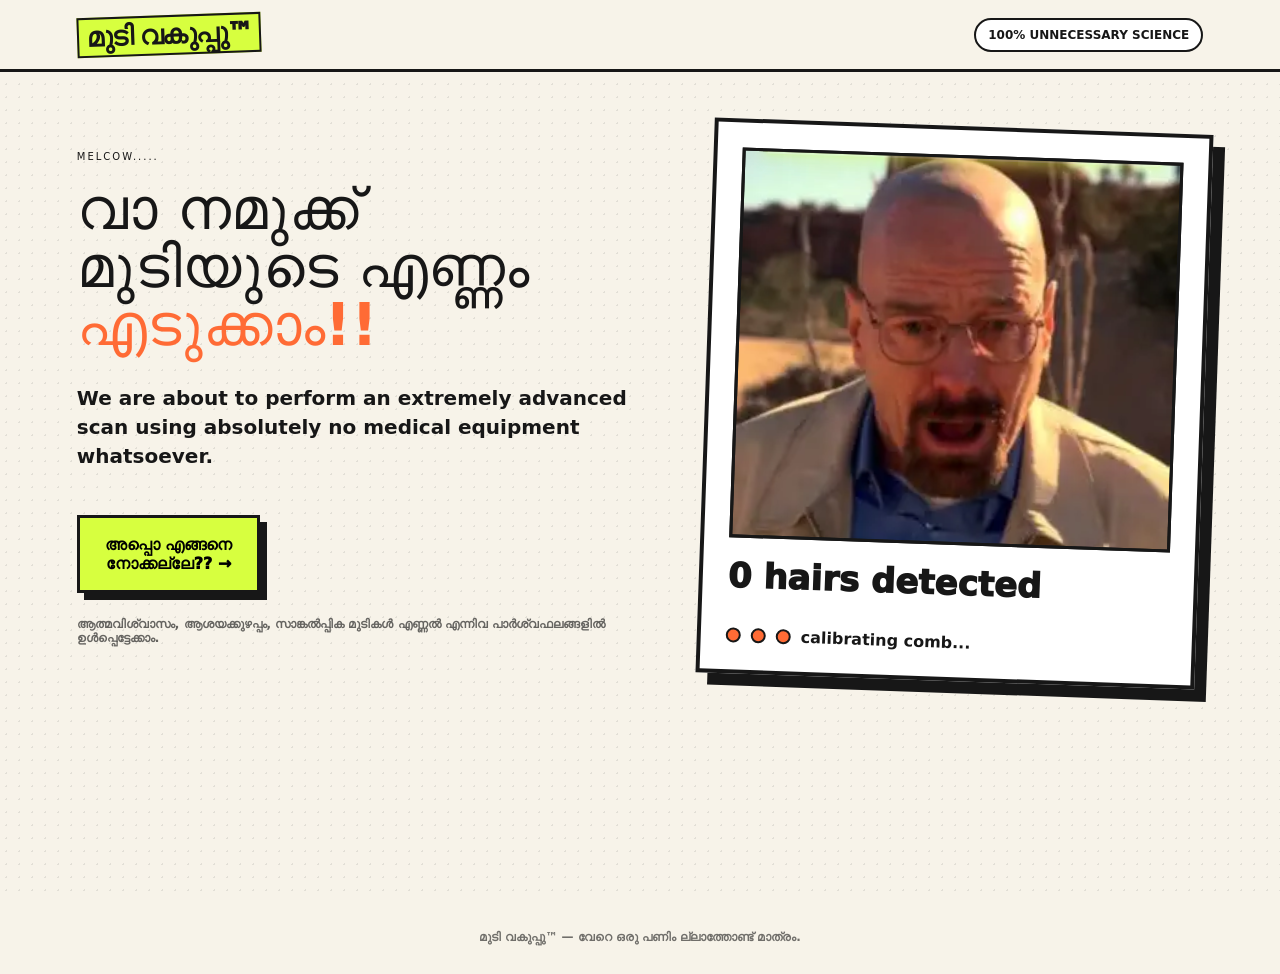
<file: index.html>
<!doctype html>
<html lang="en">
<head>
	<meta charset="utf-8">
	<meta name="viewport" content="width=device-width, initial-scale=1">
	<title>Follicle™ — Extremely Scientific Hair Scanner</title>
	<link rel="stylesheet" href="styles.css">
</head>
<body>
	<nav>
		<div class="logo"><span>മുടി വകുപ്പു™</span></div>
		<div class="badge">100% UNNECESSARY SCIENCE</div>
	</nav>

	<section id="p1" class="page active">
		<div class="hero">
			<div>
				<div class="eyebrow">MELCOW.....</div>
				<h1>വാ നമുക്ക് മുടിയുടെ എണ്ണം <em>എടുക്കാം!!</em></h1>
				<p class="sub">We are about to perform an extremely advanced scan using absolutely no medical equipment whatsoever.</p>
				<button onclick="go(2)">അപ്പൊ എങ്ങനെ <br>നോക്കല്ലേ?? →</button>
				<p class="tiny">ആത്മവിശ്വാസം, ആശയക്കുഴപ്പം, സാങ്കൽപ്പിക മുടികൾ എണ്ണൽ എന്നിവ പാർശ്വഫലങ്ങളിൽ ഉൾപ്പെട്ടേക്കാം.</p>
			</div>
			<div class="scan-card">
				<div class="face">
					<img class="scan-image scan-image-home" src="images/home.jpg" alt="Starting scan image">
					<img class="scan-image scan-image-after" src="images/after.jpg" alt="Completed scan image">
					<div class="scanline"></div>
					<div class="scan-corner scan-corner-top"></div>
					<div class="scan-corner scan-corner-bottom"></div>
				</div>
				<div class="counter" id="counter">0 hairs detected</div>
				<div class="loader">
					<div class="dot"></div>
					<div class="dot"></div>
					<div class="dot"></div>
					<b>calibrating comb...</b>
				</div>
			</div>
		</div>
	</section>

	<section id="p2" class="page">
		<div class="phase-two-layout">
			<aside class="scan-notes scan-notes-left" aria-label="Scan examples">
				<img src="images/scan1.jpg" alt="Scan example 1">
				<img src="images/scan2.jpg" alt="Scan example 2">
				<img src="images/scan3.jpg" alt="Scan example 3">
			</aside>

			<div class="center">
			<div class="eyebrow">Phase 02 · ദയവായി സഹകരിക്കുക.</div>
			<h2 style="font-size: clamp(10px, 9vw, 36px);">മണ്ടത്തല  <br>വെക്കു  <em style="color: #ec5454;">സഹോദരാ /സഹോദരീ</em></h2>
			<p class="sub" style="margin: auto">Upload a clear photo of your hair. <b>Our patented algorithm</b> will stare at it intensely and produce a completely fictional number.</p>
			<div class="upload">
				<label for="hairFile">📸 UPLOAD HAIR PHOTO</label>
				<input id="hairFile" type="file" accept="image/*">
				<img id="preview" class="preview">
				<p class="tiny">No image? That's okay. Our algorithm has a backup plan: guessing.</p>
			</div>
			<button id="scanBtn" onclick="scan()">ആരംഭികലാമാ  →</button>
			<div id="progressWrap" style="display: none">
				<div class="progress">
					<div class="bar" id="bar"></div>
				</div>
				<b id="status">Locating follicles...</b>
			</div>
			</div>

			<aside class="scan-notes scan-notes-right" aria-label="Scan examples">
				<img src="images/scan4.jpg" alt="Scan example 4">
				<img src="images/scan5.jpg" alt="Scan example 5">
				<img src="images/scan6.jpg" alt="Scan example 6">
			</aside>
		</div>
	</section>

	<section id="p3" class="page reveal-page">
		<div class="reveal-content" id="revealContent">
			<div id="revealText" class="reveal-text">ippo kittum nokki irunno</div>
			<img id="revealImage" class="reveal-image" src="images/bl.gif" alt="Bald surprise">
			<div id="revealJoke" class="reveal-joke">nah!! just kidding</div>
		</div>
	</section>

	<section id="p4" class="page">
		<div class="center">
			<div class="eyebrow">UseLess Report</div>
			<h2 style="font-size: clamp(10px, 9vw, 36px);">നിങ്ങളുടെ    <em>തലെഴുത്ത്</em></h2>
			<div class="result-grid">
				<div class="metric">
					<h3>Estimated hairs</h3>
					<div class="num" id="hairNum">—</div>
					<div class="tiny">± approximately a million because we're guessing</div>
				</div>
				<div class="metric">
					<h3>അവസ്ഥ</h3>
					<div class="num" id="vibe">—</div>
					<div class="tiny">peer-reviewed by nobody</div>
				</div>
				<div class="verdict" id="verdict">Calculating your completely avoidable future...</div>
				<div class="future">
					<h3>🔮 YOUR ഭാവി  </h3>
					<div id="futureVisual" class="cartoon-bald"></div>
					<p id="futureText" class="sub" style="margin: auto">Loading your destiny...</p>
				</div>
			</div>
			<button onclick="go(1)">↻ അടുത്തത് COMMON</button>
		</div>
	</section>

	<footer>മുടി വകുപ്പു™ — വേറെ ഒരു പണിം ല്ലാത്തോണ്ട് മാത്രം.</footer>

	<script src="script.js"></script>

</body>
</html>
</file>
<file: styles.css>
:root {
	--ink: #171717;
	--paper: #f7f3e9;
	--acid: #d7ff3f;
	--orange: #ff6b35;
	--blue: #6c63ff;
}

* {
	box-sizing: border-box;
}

body {
	margin: 0;
	font-family: Inter, ui-sans-serif, system-ui, -apple-system, "Segoe UI", sans-serif;
	background: var(--paper);
	color: var(--ink);
	overflow-x: hidden;
}

body:before {
	content: "";
	position: fixed;
	inset: 0;
	pointer-events: none;
	opacity: 0.09;
	background-image: radial-gradient(#111 1px, transparent 1px);
	background-size: 13px 13px;
}

nav {
	height: 72px;
	display: flex;
	align-items: center;
	justify-content: space-between;
	padding: 0 6vw;
	border-bottom: 3px solid var(--ink);
	background: var(--paper);
	position: relative;
	z-index: 2;
}

.logo {
	font-weight: 950;
	letter-spacing: -2px;
	font-size: 27px;
}

.logo span {
	display: inline-block;
	background: var(--acid);
	padding: 2px 8px;
	transform: rotate(-2deg);
	border: 2px solid var(--ink);
}

.badge {
	font-weight: 800;
	font-size: 12px;
	border: 2px solid var(--ink);
	padding: 8px 12px;
	border-radius: 99px;
	background: white;
}

.page {
	min-height: calc(100vh - 72px);
	padding: 6vh 6vw;
	display: none;
	position: relative;
}

.page.active {
	display: block;
}

.hero {
	max-width: 1150px;
	margin: auto;
	display: grid;
	grid-template-columns: 1.05fr 0.95fr;
	gap: 6vw;
	align-items: center;
}

.eyebrow {
	font-size: 10px;
	font-weight: 500;
	text-transform: uppercase;
	letter-spacing: 2px;
	margin-bottom: 18px;
}

h1 {
	font-size: clamp(58px, 9vw, 50px);
	line-height: 1;
	letter-spacing: 0px;
	margin: 0 0 30px;
	font-weight: 550;
}

h1 em {
	font-style: normal;
	color: var(--orange);
	text-decoration: NONE;
	text-decoration-thickness: 8px;
	text-underline-offset: 5px;
}

.sub {
	font-size: 20px;
	line-height: 1.45;
	max-width: 650px;
	font-weight: 650;
}

button {
	font: inherit;
	font-weight: 950;
	border: 3px solid var(--ink);
	padding: 17px 25px;
	cursor: pointer;
	box-shadow: 7px 7px 0 var(--ink);
	transition: 0.12s;
	background: var(--acid);
	margin-top: 24px;
    margin-bottom: 12px;
}

button:hover {
	transform: translate(3px, 3px);
	box-shadow: 4px 4px 0 var(--ink);
}

button:active {
	transform: translate(7px, 7px);
	box-shadow: 0 0;
}

.scan-card {
	border: 4px solid var(--ink);
	background: white;
	box-shadow: 12px 12px 0 var(--ink);
	padding: 25px;
	transform: rotate(2deg);
}

.face {
	height: 390px;
	background: #171717;
	border: 3px solid var(--ink);
	position: relative;
	overflow: hidden;
}

.scan-image {
	position: absolute;
	inset: 0;
	width: 100%;
	height: 100%;
	object-fit: cover;
	object-position: center top;
	transition: opacity 0.7s ease, transform 0.7s ease, filter 0.7s ease;
}

.scan-image-home {
	opacity: 1;
}

.scan-image-after {
	opacity: 0;
	transform: scale(1.06);
}

.face:not(.scanning):not(.complete) .scan-image-home {
	animation: card-home 6s infinite;
}

.face:not(.scanning):not(.complete) .scan-image-after {
	animation: card-after 6s infinite;
}

@keyframes card-home {
	0%, 35% { opacity: 1; transform: scale(1); }
	50%, 85% { opacity: 0; transform: scale(1.04); }
	100% { opacity: 1; transform: scale(1); }
}

@keyframes card-after {
	0%, 35% { opacity: 0; transform: scale(1.06); }
	50%, 85% { opacity: 1; transform: scale(1); }
	100% { opacity: 0; transform: scale(1.06); }
}

.face.scanning .scan-image-home {
	filter: saturate(0.7) contrast(1.25);
}

.face.scanning .scan-image-after {
	opacity: 0.35;
	transform: scale(1);
}

.face.complete .scan-image-home {
	opacity: 0;
	transform: scale(1.04);
}

.face.complete .scan-image-after {
	opacity: 1;
	transform: scale(1);
}

.scanline {
	position: absolute;
	z-index: 2;
	left: 5%;
	right: 5%;
	top: -32%;
	height: 32%;
	background: linear-gradient(
		to bottom,
		transparent 0%,
		rgba(215, 255, 63, 0.03) 55%,
		rgba(215, 255, 63, 0.2) 90%,
		rgba(215, 255, 63, 0.55) 100%
	);
	opacity: 0.35;
	animation: scan 3.2s cubic-bezier(0.45, 0, 0.55, 1) infinite;
	will-change: top;
}

.face.scanning .scanline {
	opacity: 1;
	animation-duration: 2.1s;
}

.scanline::before {
	content: "";
	position: absolute;
	left: 0;
	right: 0;
	bottom: -2px;
	height: 3px;
	background: #efffa1;
	box-shadow: 0 0 5px 1px var(--acid), 0 0 18px 5px var(--acid);
}

.scanline::after {
	content: "";
	position: absolute;
	left: 8%;
	right: 8%;
	bottom: -7px;
	height: 13px;
	background: var(--acid);
	opacity: 0.22;
	filter: blur(7px);
}

.scan-corner {
	position: absolute;
	z-index: 3;
	width: 24px;
	height: 24px;
	opacity: 0;
	transition: opacity 0.3s ease;
}

.scan-corner-top {
	top: 14px;
	left: 14px;
	border-top: 3px solid var(--acid);
	border-left: 3px solid var(--acid);
}

.scan-corner-bottom {
	right: 14px;
	bottom: 14px;
	border-right: 3px solid var(--acid);
	border-bottom: 3px solid var(--acid);
}

.face.scanning .scan-corner,
.face.complete .scan-corner {
	opacity: 1;
}

@keyframes scan {
	0% { top: -32%; }
	45%, 55% { top: 48%; }
	100% { top: 100%; }
}

.counter {
	font-size: 34px;
	font-weight: 950;
	margin-top: 18px;
}

.tiny {
	font-size: 12px;
	font-weight: 750;
	opacity: 0.65;
}

.loader {
	display: flex;
	gap: 10px;
	align-items: center;
	margin-top: 30px;
}

.dot {
	width: 15px;
	height: 15px;
	background: var(--orange);
	border: 2px solid var(--ink);
	border-radius: 50%;
	animation: bop 0.6s infinite alternate;
}

.dot:nth-child(2) { animation-delay: 0.15s; }
.dot:nth-child(3) { animation-delay: 0.3s; }

@keyframes bop {
	to { transform: translateY(-10px); }
}

.center {
	max-width: 850px;
	margin: auto;
	text-align: center;
}

.center h2 {
	font-size: clamp(50px, 7vw, 90px);
	line-height: 0.86;
	letter-spacing: -5px;
	margin: 10px 0 25px;
}

.reveal-page {
	display: none;
	place-items: center;
	min-height: calc(100vh - 72px);
	padding: 6vh 6vw;
	background: #fffdf2;
}

.reveal-page.active {
	display: grid;
}

.reveal-content {
	text-align: center;
}

.reveal-text {
	font-size: clamp(38px, 8vw, 92px);
	font-weight: 950;
	letter-spacing: 2px;
	text-transform: lowercase;
}

.reveal-text span {
	display: inline-block;
	transform: translateY(0) rotate(0deg);
}

.reveal-text-falling span {
	animation: letter-fall 0.85s cubic-bezier(0.55, 0.05, 0.8, 0.35) forwards;
}

.reveal-text-falling span:nth-child(1) { animation-delay: 0s; }
.reveal-text-falling span:nth-child(2) { animation-delay: 0.06s; }
.reveal-text-falling span:nth-child(3) { animation-delay: 0.12s; }
.reveal-text-falling span:nth-child(4) { animation-delay: 0.18s; }
.reveal-text-falling span:nth-child(5) { animation-delay: 0.24s; }
.reveal-text-falling span:nth-child(6) { animation-delay: 0.3s; }
.reveal-text-falling span:nth-child(7) { animation-delay: 0.36s; }
.reveal-text-falling span:nth-child(8) { animation-delay: 0.42s; }
.reveal-text-falling span:nth-child(9) { animation-delay: 0.48s; }
.reveal-text-falling span:nth-child(10) { animation-delay: 0.54s; }
.reveal-text-falling span:nth-child(11) { animation-delay: 0.6s; }
.reveal-text-falling span:nth-child(12) { animation-delay: 0.66s; }
.reveal-text-falling span:nth-child(13) { animation-delay: 0.72s; }
.reveal-text-falling span:nth-child(14) { animation-delay: 0.78s; }
.reveal-text-falling span:nth-child(15) { animation-delay: 0.84s; }
.reveal-text-falling span:nth-child(16) { animation-delay: 0.9s; }
.reveal-text-falling span:nth-child(17) { animation-delay: 0.96s; }
.reveal-text-falling span:nth-child(18) { animation-delay: 1.02s; }
.reveal-text-falling span:nth-child(19) { animation-delay: 1.08s; }

.reveal-space {
	width: 0.28em;
}

@keyframes letter-fall {
	to {
		opacity: 0;
		transform: translateY(120vh) rotate(45deg);
	}
}

.reveal-image {
	display: block;
	width: min(360px, 80vw);
	max-height: 360px;
	object-fit: contain;
	margin: 28px auto 0;
	opacity: 0;
	transform: translateY(-120vh) rotate(-8deg);
}

.reveal-image-falling {
	animation: image-fall 1s cubic-bezier(0.22, 1, 0.36, 1) forwards;
}

@keyframes image-fall {
	to {
		opacity: 1;
		transform: translateY(0) rotate(3deg);
	}
}

.reveal-joke {
	margin-top: 25px;
	font-size: clamp(30px, 6vw, 68px);
	font-weight: 950;
	opacity: 0;
	transform: translateY(20px);
}

.reveal-joke-visible {
	animation: joke-appear 0.6s ease forwards;
}

@keyframes joke-appear {
	to {
		opacity: 1;
		transform: translateY(0);
	}
}

.phase-two-layout {
	max-width: 1380px;
	margin: auto;
	display: grid;
	grid-template-columns: 180px minmax(0, 850px) 180px;
	gap: clamp(24px, 5vw, 80px);
	align-items: start;
	justify-content: center;
}

.scan-notes {
	display: flex;
	flex-direction: column;
	gap: 24px;
	padding-top: 42px;
}

.scan-notes img {
	width: 160px;
	height: 128px;
	object-fit: cover;
	padding: 8px 8px 24px;
	background: #fff27a;
	border: 2px solid var(--ink);
	box-shadow: 5px 6px 0 var(--ink);
	transform: rotate(-4deg);
	transition: transform 0.2s ease;
}

.scan-notes img:hover {
	transform: rotate(0deg) translateY(-4px) scale(1.04);
}

.scan-notes-left img:nth-child(2) {
	background: #ffb8b8;
	transform: rotate(3deg);
}

.scan-notes-left img:nth-child(3) {
	background: #bff3ff;
	transform: rotate(-2deg);
}

.scan-notes-right img:nth-child(1) {
	background: #bff3ff;
	transform: rotate(3deg);
}

.scan-notes-right img:nth-child(2) {
	background: #fff27a;
	transform: rotate(-3deg);
}

.scan-notes-right img:nth-child(3) {
	background: #ffb8b8;
	transform: rotate(4deg);
}

.upload {
	border: 4px dashed var(--ink);
	padding: 38px;
	background: #fff;
	margin: 30px 0;
}

.upload input {
	display: none;
}

.upload label {
	display: inline-block;
	border: 3px solid var(--ink);
	padding: 14px 20px;
	background: var(--acid);
	font-weight: 950;
	cursor: pointer;
}

.preview {
	max-width: 280px;
	max-height: 280px;
	border: 4px solid var(--ink);
	display: none;
	margin: 25px auto 0;
	box-shadow: 8px 8px 0 var(--ink);
}

.progress {
	height: 25px;
	border: 3px solid var(--ink);
	background: #fff;
	margin: 30px 0 10px;
}

.bar {
	height: 100%;
	width: 0;
	background: var(--orange);
	transition: width 2.6s;
}

.result-grid {
	display: grid;
	grid-template-columns: 1fr 1fr;
	gap: 25px;
	max-width: 1050px;
	margin: 35px auto;
}

.metric {
	border: 4px solid var(--ink);
	padding: 28px;
	background: white;
	box-shadow: 7px 7px 0 var(--ink);
}

.metric .num {
	font-size: 54px;
	font-weight: 950;
	letter-spacing: -3px;
}

.metric h3 {
	margin: 0 0 8px;
}

.verdict {
	grid-column: 1 / -1;
	background: var(--acid);
	font-size: 30px;
	font-weight: 950;
	padding: 30px;
	border: 4px solid var(--ink);
	box-shadow: 8px 8px 0 var(--ink);
}

.future {
	grid-column: 1 / -1;
	border: 4px solid var(--ink);
	padding: 30px;
	background: white;
}

.future h3 {
	font-size: 32px;
	margin-top: 0;
}

.future img {
	max-width: 420px;
	max-height: 430px;
	display: block;
	margin: auto;
	border: 4px solid var(--ink);
}

.cartoon-bald {
	width: 280px;
	height: 340px;
	background: #f1c7a0;
	border: 4px solid var(--ink);
	border-radius: 45% 45% 42% 42%;
	margin: 20px auto;
	position: relative;
}

.cartoon-bald:before {
	content: "";
	position: absolute;
	left: 50%;
	top: 75px;
	transform: translateX(-50%);
	width: 18px;
	height: 18px;
	border-radius: 50%;
	background: #111;
	box-shadow: -65px 55px 0 #111, 65px 55px 0 #111;
}

.cartoon-bald:after {
	content: "";
	position: absolute;
	left: 50%;
	bottom: 65px;
	transform: translateX(-50%);
	width: 85px;
	height: 35px;
	border-bottom: 5px solid #111;
	border-radius: 50%;
}

.cartoon-bald.has-image {
	width: min(420px, 100%);
	height: auto;
	min-height: 280px;
	border-radius: 0;
	background: white;
	overflow: hidden;
}

.cartoon-bald.has-image::before,
.cartoon-bald.has-image::after {
	display: none;
}

.cartoon-bald.has-image img {
	display: block;
	width: 100%;
	height: auto;
	max-height: 430px;
	object-fit: cover;
}

footer {
	text-align: center;
	padding: 30px;
	font-size: 12px;
	font-weight: 800;
	opacity: 0.6;
}

@media (max-width: 800px) {
	.hero { grid-template-columns: 1fr; }
	.result-grid { grid-template-columns: 1fr; }
	.verdict,
	.future { grid-column: auto; }
	h1 { letter-spacing: -4px; }
	.face { height: 330px; }
}

@media (max-width: 1100px) {
	.phase-two-layout {
		display: block;
	}

	.scan-notes {
		display: none;
	}

	.phase-two-layout .center {
		max-width: 850px;
	}
}
</file>
